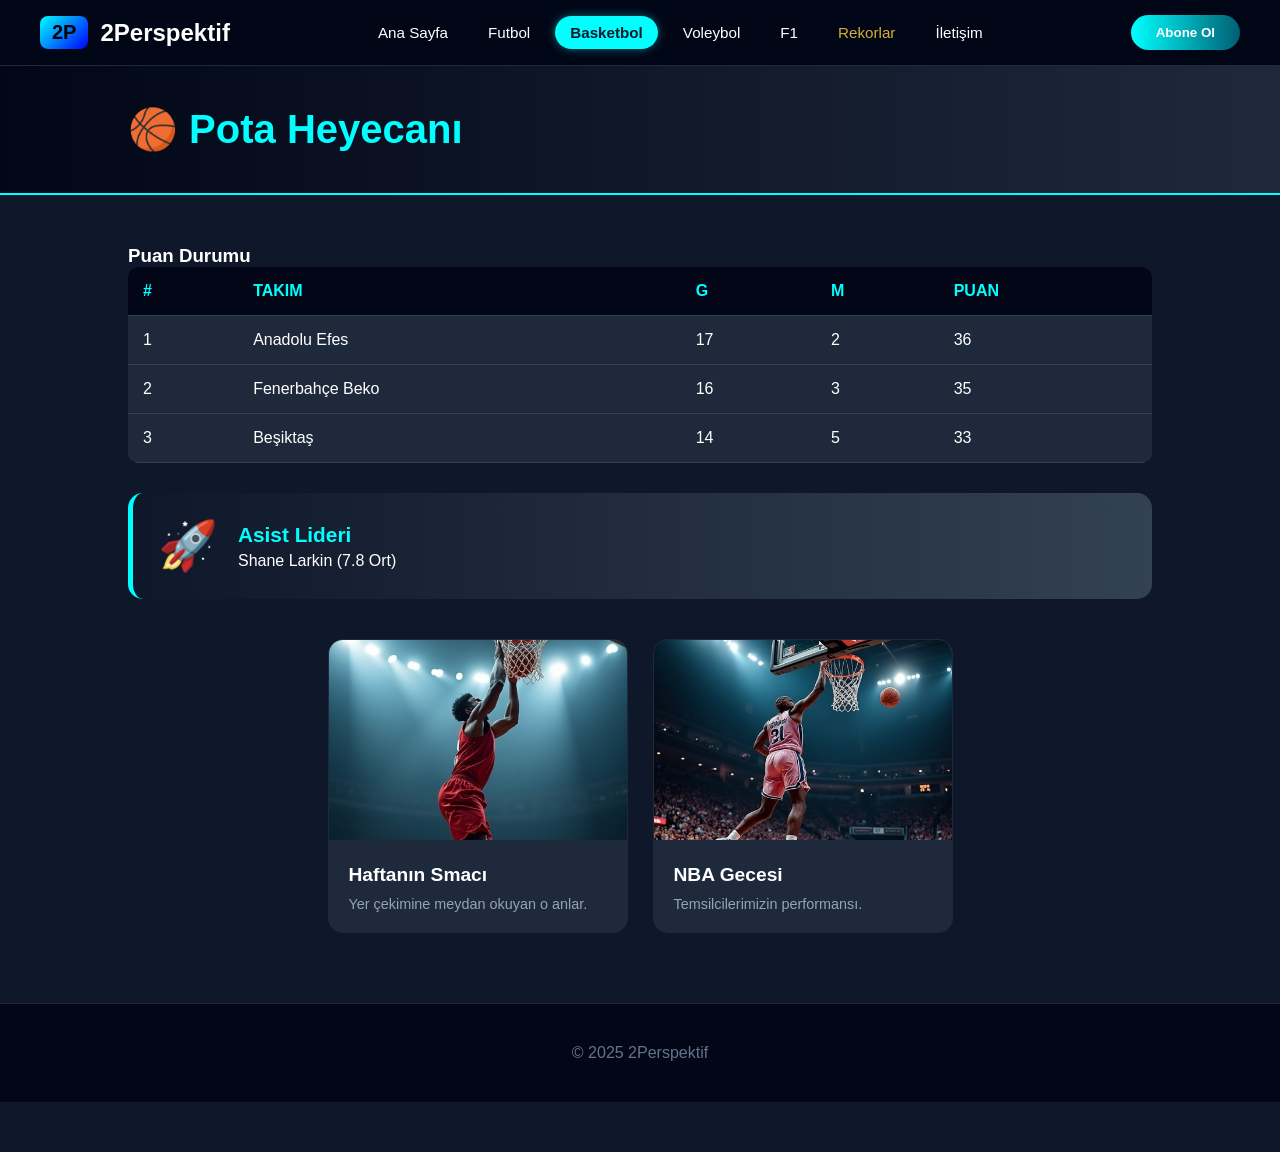
<file: basketbol.html>
<!DOCTYPE html>
<html lang="tr">
<head>
    <meta charset="UTF-8">
    <title>Basketbol | 2Perspektif</title>
    <link rel="stylesheet" href="style.css">
</head>
<body>

<nav>
    <a href="index.html" class="brand">
        <div class="logo-box">2P</div>
        <div style="color:white;">2Perspektif</div>
    </a>
    <ul class="menu">
        <li><a href="index.html">Ana Sayfa</a></li>
        <li><a href="futbol.html">Futbol</a></li>
        <li><a href="basketbol.html" class="active">Basketbol</a></li>
        <li><a href="voleybol.html">Voleybol</a></li>
        <li><a href="f1.html">F1</a></li>
        <li><a href="rekorlar.html" class="gold-text">Rekorlar</a></li>
        <li><a href="iletisim.html">İletişim</a></li>
    </ul>
    <button class="btn-abone" onclick="alert('🎉 Tebrikler! Abone oldun.')">Abone Ol</button>
</nav>

<header class="page-header"><h2>🏀 Pota Heyecanı</h2></header>

<div class="container">
    <h3>Puan Durumu</h3>
    <table>
        <tr><th>#</th><th>Takım</th><th>G</th><th>M</th><th>Puan</th></tr>
        <tr><td>1</td><td>Anadolu Efes</td><td>17</td><td>2</td><td>36</td></tr>
        <tr><td>2</td><td>Fenerbahçe Beko</td><td>16</td><td>3</td><td>35</td></tr>
        <tr><td>3</td><td>Beşiktaş</td><td>14</td><td>5</td><td>33</td></tr>
    </table>

    <div class="record-box">
        <div class="record-icon">🚀</div>
        <div><h4>Asist Lideri</h4><p>Shane Larkin (7.8 Ort)</p></div>
    </div>

    <div class="cards">
        <div class="card">
            <img src="images/search-image(7).jpeg" alt="Smaç">
            <div class="card-content"><h3>Haftanın Smacı</h3><p>Yer çekimine meydan okuyan o anlar.</p></div>
        </div>
        <div class="card">
            <img src="images/search-image.jpeg" alt="NBA">
            <div class="card-content"><h3>NBA Gecesi</h3><p>Temsilcilerimizin performansı.</p></div>
        </div>
    </div>
</div>
<footer><p>© 2025 2Perspektif</p></footer>
</body>
</html>
</file>
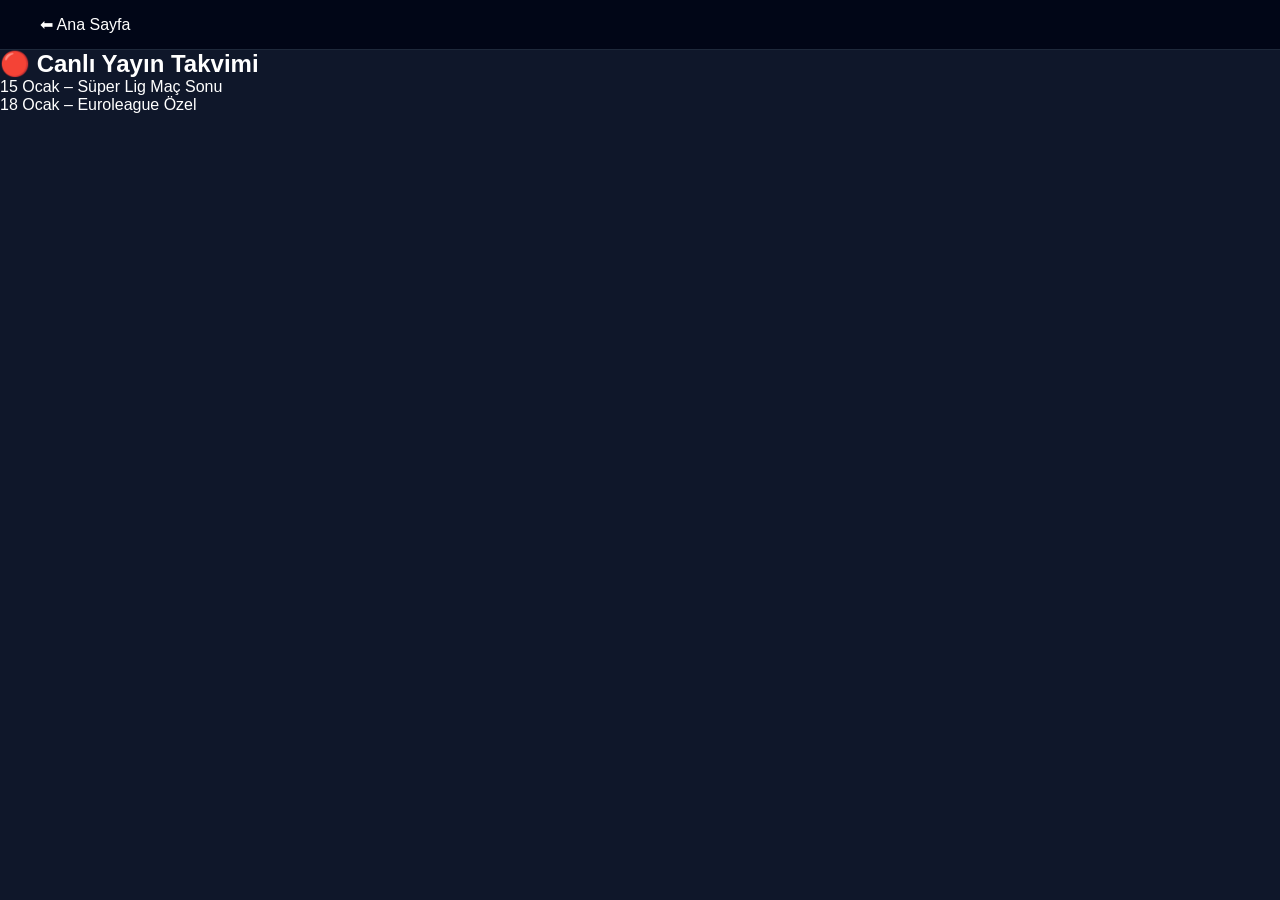
<file: canliyayinlar.html>
<!DOCTYPE html>
<html>
<head>
  <title>Canlı Yayınlar</title>
  <link rel="stylesheet" href="style.css">
</head>
<body>

<nav class="navbar">
  <a href="index.html">⬅ Ana Sayfa</a>
</nav>

<h2>🔴 Canlı Yayın Takvimi</h2>
<ul>
  <li>15 Ocak – Süper Lig Maç Sonu</li>
  <li>18 Ocak – Euroleague Özel</li>
</ul>

</body>
</html>
</file>
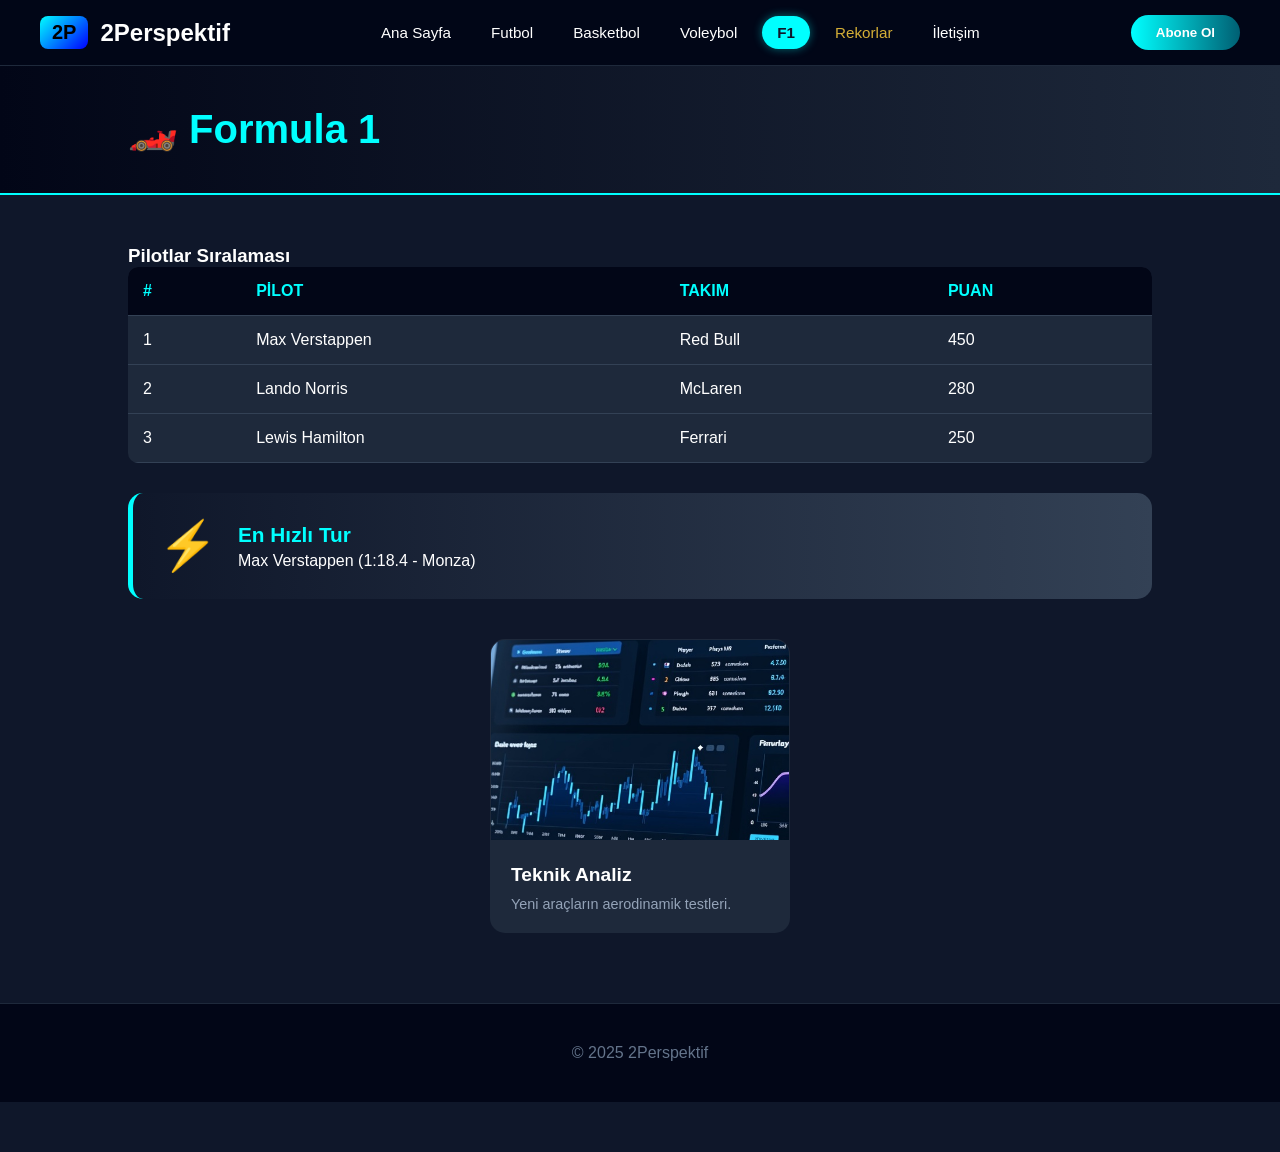
<file: f1.html>
<!DOCTYPE html>
<html lang="tr">
<head>
    <meta charset="UTF-8">
    <title>F1 | 2Perspektif</title>
    <link rel="stylesheet" href="style.css">
</head>
<body>

<nav>
    <a href="index.html" class="brand">
        <div class="logo-box">2P</div>
        <div style="color:white;">2Perspektif</div>
    </a>
    <ul class="menu">
        <li><a href="index.html">Ana Sayfa</a></li>
        <li><a href="futbol.html">Futbol</a></li>
        <li><a href="basketbol.html">Basketbol</a></li>
        <li><a href="voleybol.html">Voleybol</a></li>
        <li><a href="f1.html" class="active">F1</a></li>
        <li><a href="rekorlar.html" class="gold-text">Rekorlar</a></li>
        <li><a href="iletisim.html">İletişim</a></li>
    </ul>
    <button class="btn-abone" onclick="alert('🎉 Tebrikler! Abone oldun.')">Abone Ol</button>
</nav>

<header class="page-header"><h2>🏎️ Formula 1</h2></header>

<div class="container">
    <h3>Pilotlar Sıralaması</h3>
    <table>
        <tr><th>#</th><th>Pilot</th><th>Takım</th><th>Puan</th></tr>
        <tr><td>1</td><td>Max Verstappen</td><td>Red Bull</td><td>450</td></tr>
        <tr><td>2</td><td>Lando Norris</td><td>McLaren</td><td>280</td></tr>
        <tr><td>3</td><td>Lewis Hamilton</td><td>Ferrari</td><td>250</td></tr>
    </table>

    <div class="record-box">
        <div class="record-icon">⚡</div>
        <div><h4>En Hızlı Tur</h4><p>Max Verstappen (1:18.4 - Monza)</p></div>
    </div>

    <div class="cards">
        <div class="card">
            <img src="images/search-image(3).jpeg" alt="F1">
            <div class="card-content"><h3>Teknik Analiz</h3><p>Yeni araçların aerodinamik testleri.</p></div>
        </div>
    </div>
</div>
<footer><p>© 2025 2Perspektif</p></footer>
</body>
</html>
</file>
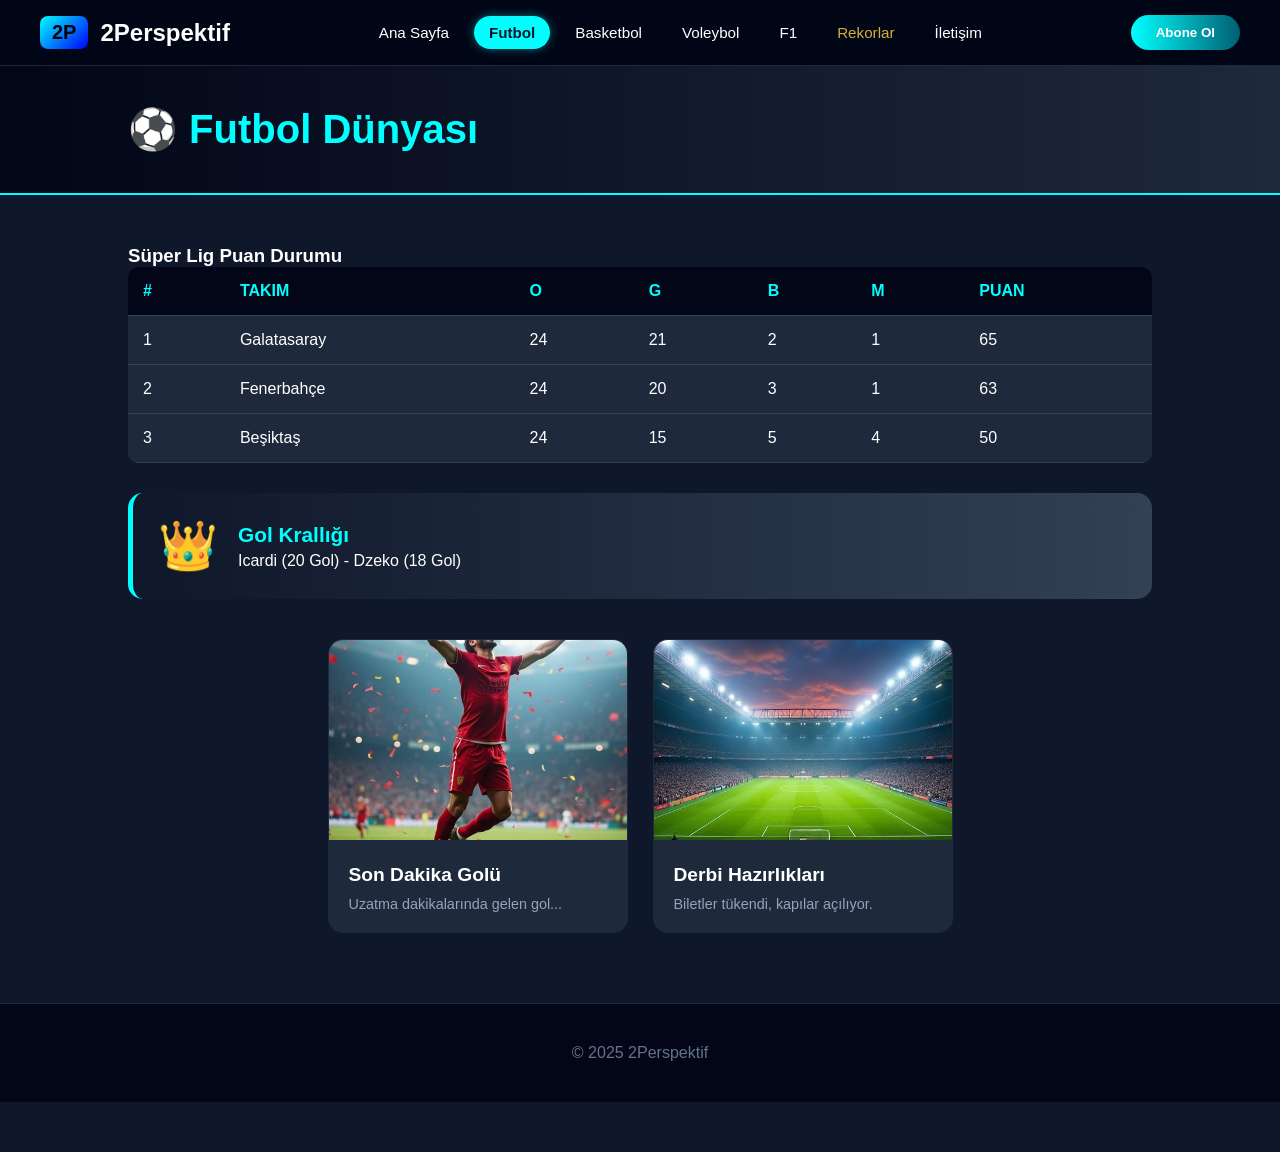
<file: futbol.html>
<!DOCTYPE html>
<html lang="tr">
<head>
    <meta charset="UTF-8">
    <title>Futbol | 2Perspektif</title>
    <link rel="stylesheet" href="style.css">
</head>
<body>

<nav>
    <a href="index.html" class="brand">
        <div class="logo-box">2P</div>
        <div style="color:white;">2Perspektif</div>
    </a>
    <ul class="menu">
        <li><a href="index.html">Ana Sayfa</a></li>
        <li><a href="futbol.html" class="active">Futbol</a></li>
        <li><a href="basketbol.html">Basketbol</a></li>
        <li><a href="voleybol.html">Voleybol</a></li>
        <li><a href="f1.html">F1</a></li>
        <li><a href="rekorlar.html" class="gold-text">Rekorlar</a></li>
        <li><a href="iletisim.html">İletişim</a></li>
    </ul>
    <button class="btn-abone" onclick="alert('🎉 Tebrikler! Abone oldun.')">Abone Ol</button>
</nav>

<header class="page-header"><h2>⚽ Futbol Dünyası</h2></header>

<div class="container">
    <h3>Süper Lig Puan Durumu</h3>
    <table>
        <tr><th>#</th><th>Takım</th><th>O</th><th>G</th><th>B</th><th>M</th><th>Puan</th></tr>
        <tr><td>1</td><td>Galatasaray</td><td>24</td><td>21</td><td>2</td><td>1</td><td>65</td></tr>
        <tr><td>2</td><td>Fenerbahçe</td><td>24</td><td>20</td><td>3</td><td>1</td><td>63</td></tr>
        <tr><td>3</td><td>Beşiktaş</td><td>24</td><td>15</td><td>5</td><td>4</td><td>50</td></tr>
    </table>

    <div class="record-box">
        <div class="record-icon">👑</div>
        <div><h4>Gol Krallığı</h4><p>Icardi (20 Gol) - Dzeko (18 Gol)</p></div>
    </div>

    <div class="cards">
        <div class="card">
            <img src="images/search-image(5).jpeg" alt="Gol">
            <div class="card-content"><h3>Son Dakika Golü</h3><p>Uzatma dakikalarında gelen gol...</p></div>
        </div>
        <div class="card">
            <img src="images/search-image(2).jpeg" alt="Stad">
            <div class="card-content"><h3>Derbi Hazırlıkları</h3><p>Biletler tükendi, kapılar açılıyor.</p></div>
        </div>
    </div>
</div>
<footer><p>© 2025 2Perspektif</p></footer>
</body>
</html>
</file>
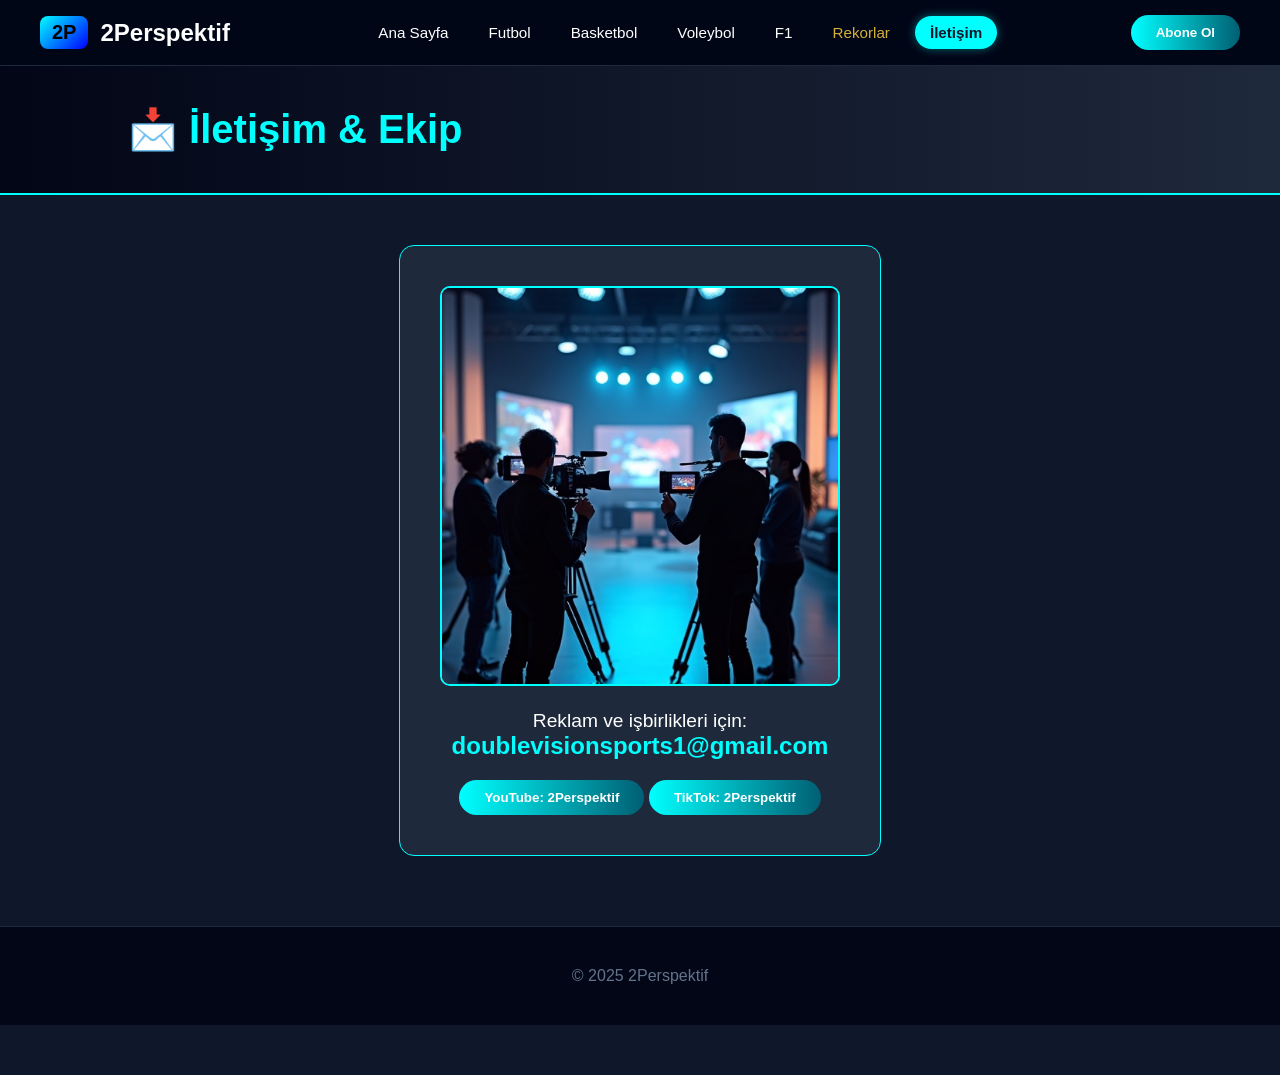
<file: iletisim.html>
<!DOCTYPE html>
<html lang="tr">
<head>
    <meta charset="UTF-8">
    <title>İletişim | 2Perspektif</title>
    <link rel="stylesheet" href="style.css">
</head>
<body>

<nav>
    <a href="index.html" class="brand">
        <div class="logo-box">2P</div>
        <div style="color:white;">2Perspektif</div>
    </a>
    <ul class="menu">
        <li><a href="index.html">Ana Sayfa</a></li>
        <li><a href="futbol.html">Futbol</a></li>
        <li><a href="basketbol.html">Basketbol</a></li>
        <li><a href="voleybol.html">Voleybol</a></li>
        <li><a href="f1.html">F1</a></li>
        <li><a href="rekorlar.html" class="gold-text">Rekorlar</a></li>
        <li><a href="iletisim.html" class="active">İletişim</a></li>
    </ul>
    <button class="btn-abone" onclick="alert('🎉 Tebrikler! Abone oldun.')">Abone Ol</button>
</nav>

<header class="page-header"><h2>📩 İletişim & Ekip</h2></header>

<div class="container" style="text-align:center;">
    <div style="background:#1e293b; padding:40px; border-radius:15px; border:1px solid cyan; display:inline-block;">
        <img src="images/search-image(4).jpeg" style="width:100%; max-width:400px; border-radius:10px; margin-bottom:20px; border:2px solid cyan;">
        
        <p style="font-size:1.2rem;">Reklam ve işbirlikleri için:</p>
        <p style="color:cyan; font-weight:bold; font-size:1.5rem; margin-bottom:20px;">doublevisionsports1@gmail.com</p>
        
        <button class="btn-abone">YouTube: 2Perspektif</button>
        <button class="btn-abone">TikTok: 2Perspektif</button>
    </div>
</div>
<footer><p>© 2025 2Perspektif</p></footer>
</body>
</html>
</file>
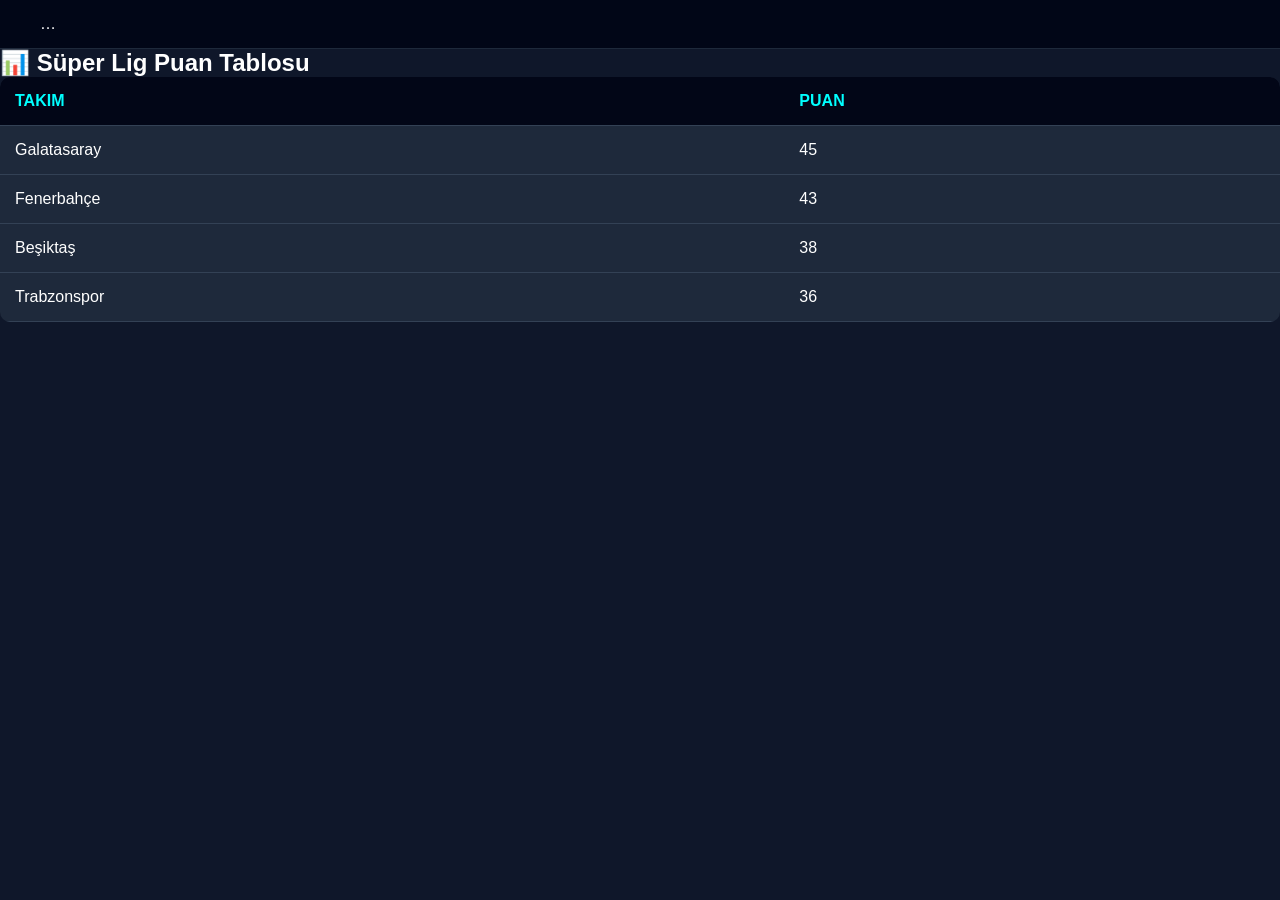
<file: puan-durumu.html>
<!DOCTYPE html>
<html>
<head>
<meta charset="UTF-8">
<title>Süper Lig Puan Durumu</title>
<link rel="stylesheet" href="style.css">
</head>
<body>

<nav>…</nav>

<section class="page">
<h2>📊 Süper Lig Puan Tablosu</h2>

<table>
<tr><th>Takım</th><th>Puan</th></tr>
<tr><td>Galatasaray</td><td>45</td></tr>
<tr><td>Fenerbahçe</td><td>43</td></tr>
<tr><td>Beşiktaş</td><td>38</td></tr>
<tr><td>Trabzonspor</td><td>36</td></tr>
</table>

</section>

</body>
</html>
</file>
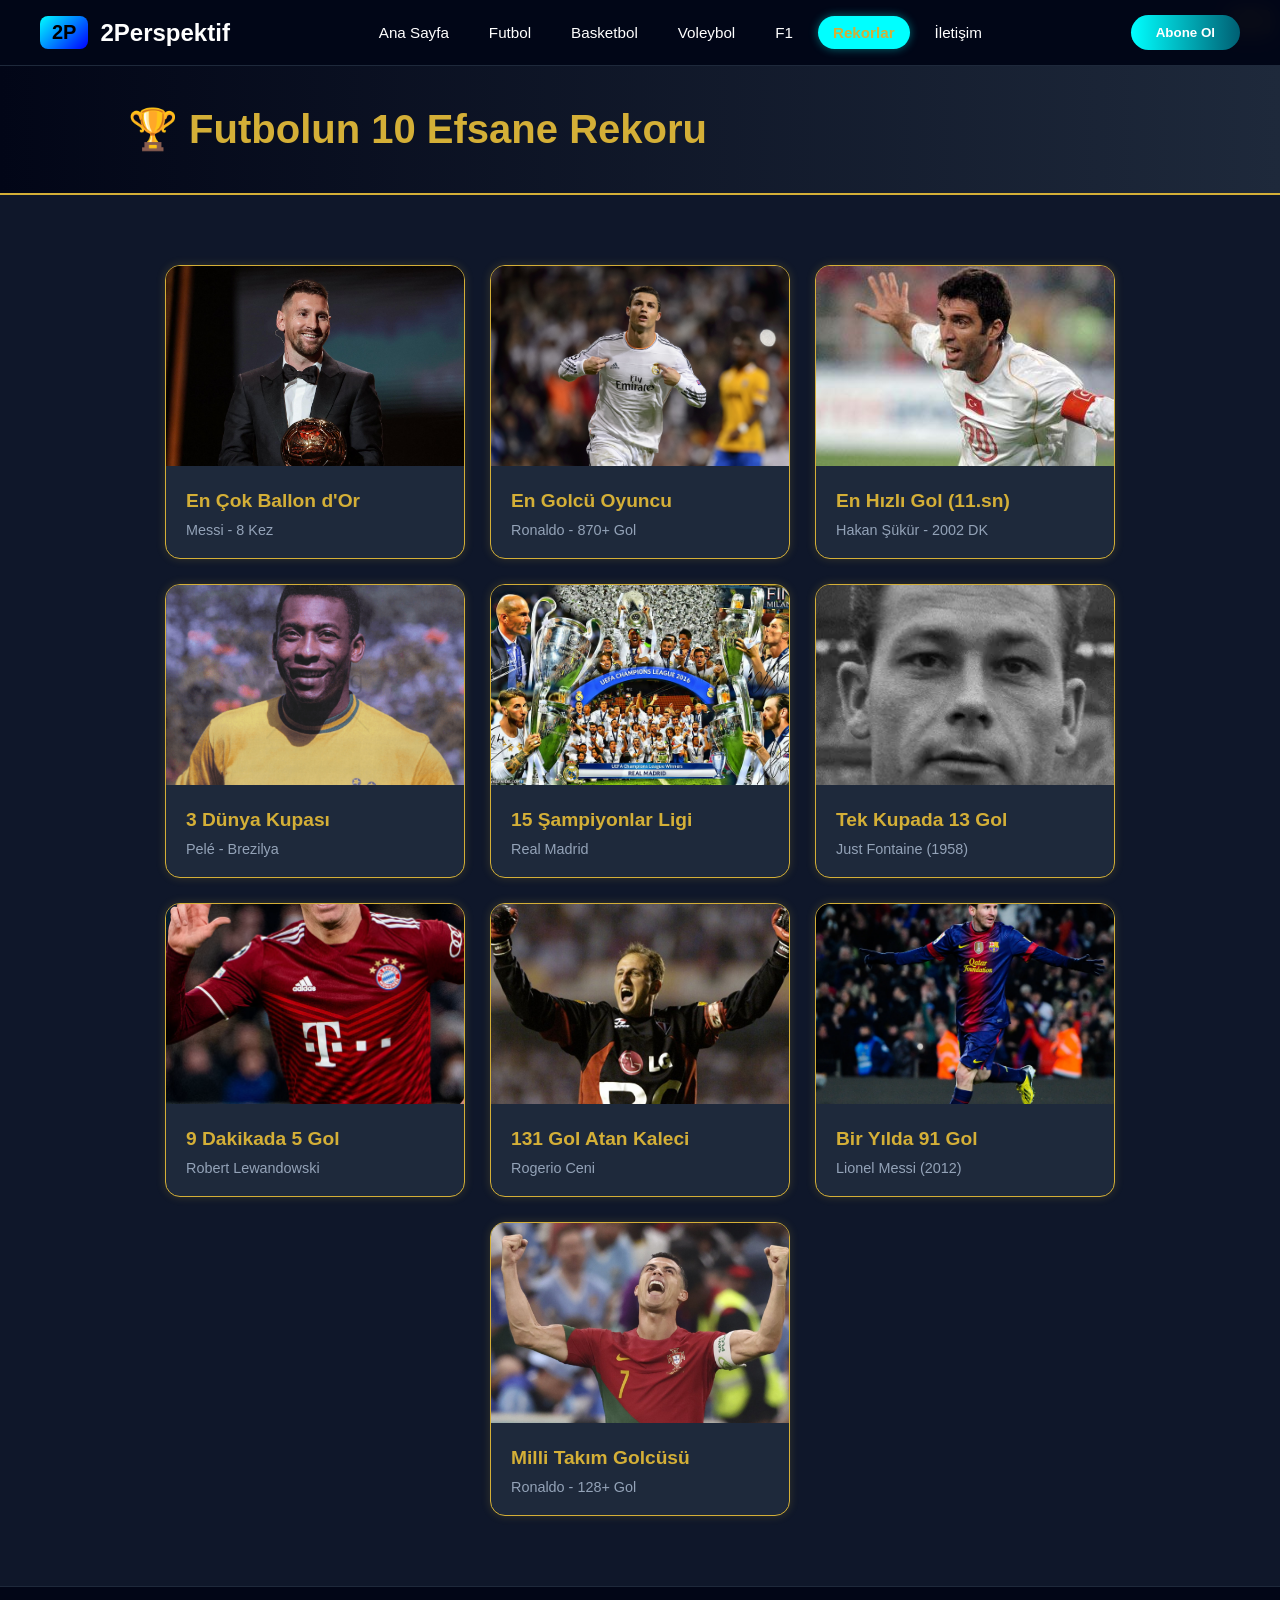
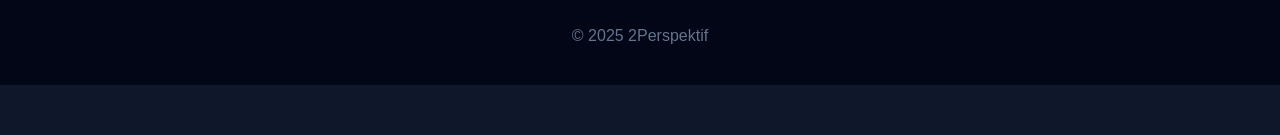
<file: rekorlar.html>
<!DOCTYPE html>
<html lang="tr">
<head>
    <meta charset="UTF-8">
    <title>Rekorlar | 2Perspektif</title>
    <link rel="stylesheet" href="style.css">
</head>
<body>

<nav>
    <a href="index.html" class="brand">
        <div class="logo-box">2P</div>
        <div style="color:white;">2Perspektif</div>
    </a>
    <ul class="menu">
        <li><a href="index.html">Ana Sayfa</a></li>
        <li><a href="futbol.html">Futbol</a></li>
        <li><a href="basketbol.html">Basketbol</a></li>
        <li><a href="voleybol.html">Voleybol</a></li>
        <li><a href="f1.html">F1</a></li>
        <li><a href="rekorlar.html" class="active gold-text">Rekorlar</a></li>
        <li><a href="iletisim.html">İletişim</a></li>
    </ul>
    <button class="btn-abone" onclick="alert('🎉 Tebrikler! Abone oldun.')">Abone Ol</button>
</nav>

<header class="page-header gold-border">
    <h2 class="gold-text">🏆 Futbolun 10 Efsane Rekoru</h2>
</header>

<div class="container">
    <div class="cards">
        
        <div class="card gold-card">
            <span class="rank-badge">#1</span>
            <img src="images/messi.jpg" alt="Messi">
            <div class="card-content"><h3 class="gold-text">En Çok Ballon d'Or</h3><p>Messi - 8 Kez</p></div>
        </div>

        <div class="card gold-card">
            <span class="rank-badge">#2</span>
            <img src="images/ronaldo.jpg" alt="Ronaldo">
            <div class="card-content"><h3 class="gold-text">En Golcü Oyuncu</h3><p>Ronaldo - 870+ Gol</p></div>
        </div>

        <div class="card gold-card">
            <span class="rank-badge">#3</span>
            <img src="images/hakan.jpg" alt="Hakan Şükür">
            <div class="card-content"><h3 class="gold-text">En Hızlı Gol (11.sn)</h3><p>Hakan Şükür - 2002 DK</p></div>
        </div>

        <div class="card gold-card">
            <span class="rank-badge">#4</span>
            <img src="images/pele.jpg" alt="Pele">
            <div class="card-content"><h3 class="gold-text">3 Dünya Kupası</h3><p>Pelé - Brezilya</p></div>
        </div>

        <div class="card gold-card">
            <span class="rank-badge">#5</span>
            <img src="images/realmadrid.jpg" alt="Real Madrid">
            <div class="card-content"><h3 class="gold-text">15 Şampiyonlar Ligi</h3><p>Real Madrid</p></div>
        </div>

        <div class="card gold-card">
            <span class="rank-badge">#6</span>
            <img src="images/fontaine.jpg" alt="Fontaine">
            <div class="card-content"><h3 class="gold-text">Tek Kupada 13 Gol</h3><p>Just Fontaine (1958)</p></div>
        </div>

        <div class="card gold-card">
            <span class="rank-badge">#7</span>
            <img src="images/lewandowski.jpg" alt="Lewandowski">
            <div class="card-content"><h3 class="gold-text">9 Dakikada 5 Gol</h3><p>Robert Lewandowski</p></div>
        </div>

        <div class="card gold-card">
            <span class="rank-badge">#8</span>
            <img src="images/ceni.jpg" alt="Ceni">
            <div class="card-content"><h3 class="gold-text">131 Gol Atan Kaleci</h3><p>Rogerio Ceni</p></div>
        </div>

        <div class="card gold-card">
            <span class="rank-badge">#9</span>
            <img src="images/messi91.jpg" alt="Messi 91">
            <div class="card-content"><h3 class="gold-text">Bir Yılda 91 Gol</h3><p>Lionel Messi (2012)</p></div>
        </div>

        <div class="card gold-card">
            <span class="rank-badge">#10</span>
            <img src="images/ronaldo-milli.jpg" alt="Ronaldo Milli">
            <div class="card-content"><h3 class="gold-text">Milli Takım Golcüsü</h3><p>Ronaldo - 128+ Gol</p></div>
        </div>

    </div>
</div>
<footer><p>© 2025 2Perspektif</p></footer>
</body>
</html>
</file>
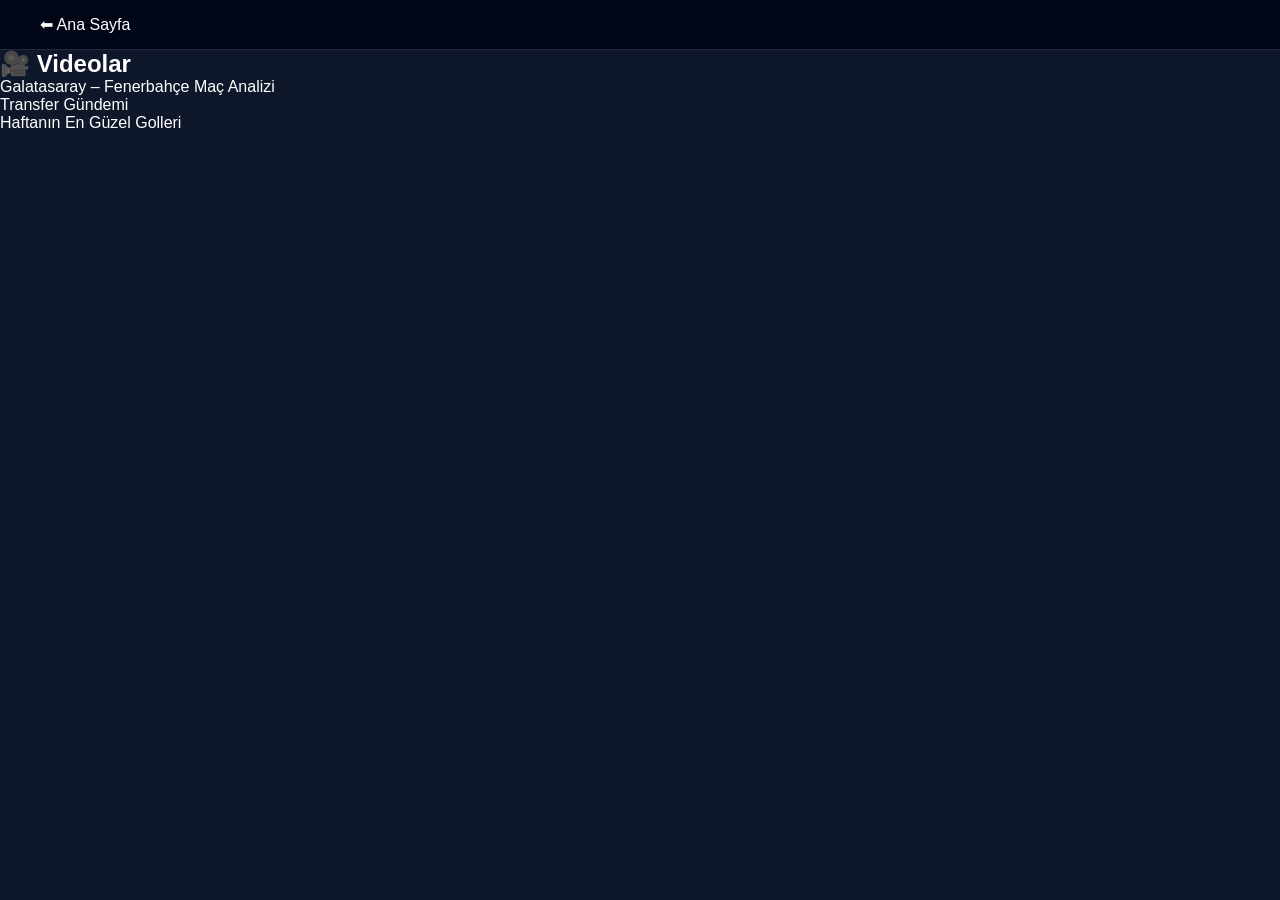
<file: videolar.html>
<!DOCTYPE html>
<html>
<head>
  <title>Videolar</title>
  <link rel="stylesheet" href="style.css">
</head>
<body>

<nav class="navbar">
  <a href="index.html">⬅ Ana Sayfa</a>
</nav>

<h2>🎥 Videolar</h2>
<ul>
  <li>Galatasaray – Fenerbahçe Maç Analizi</li>
  <li>Transfer Gündemi</li>
  <li>Haftanın En Güzel Golleri</li>
</ul>

</body>
</html>
</file>
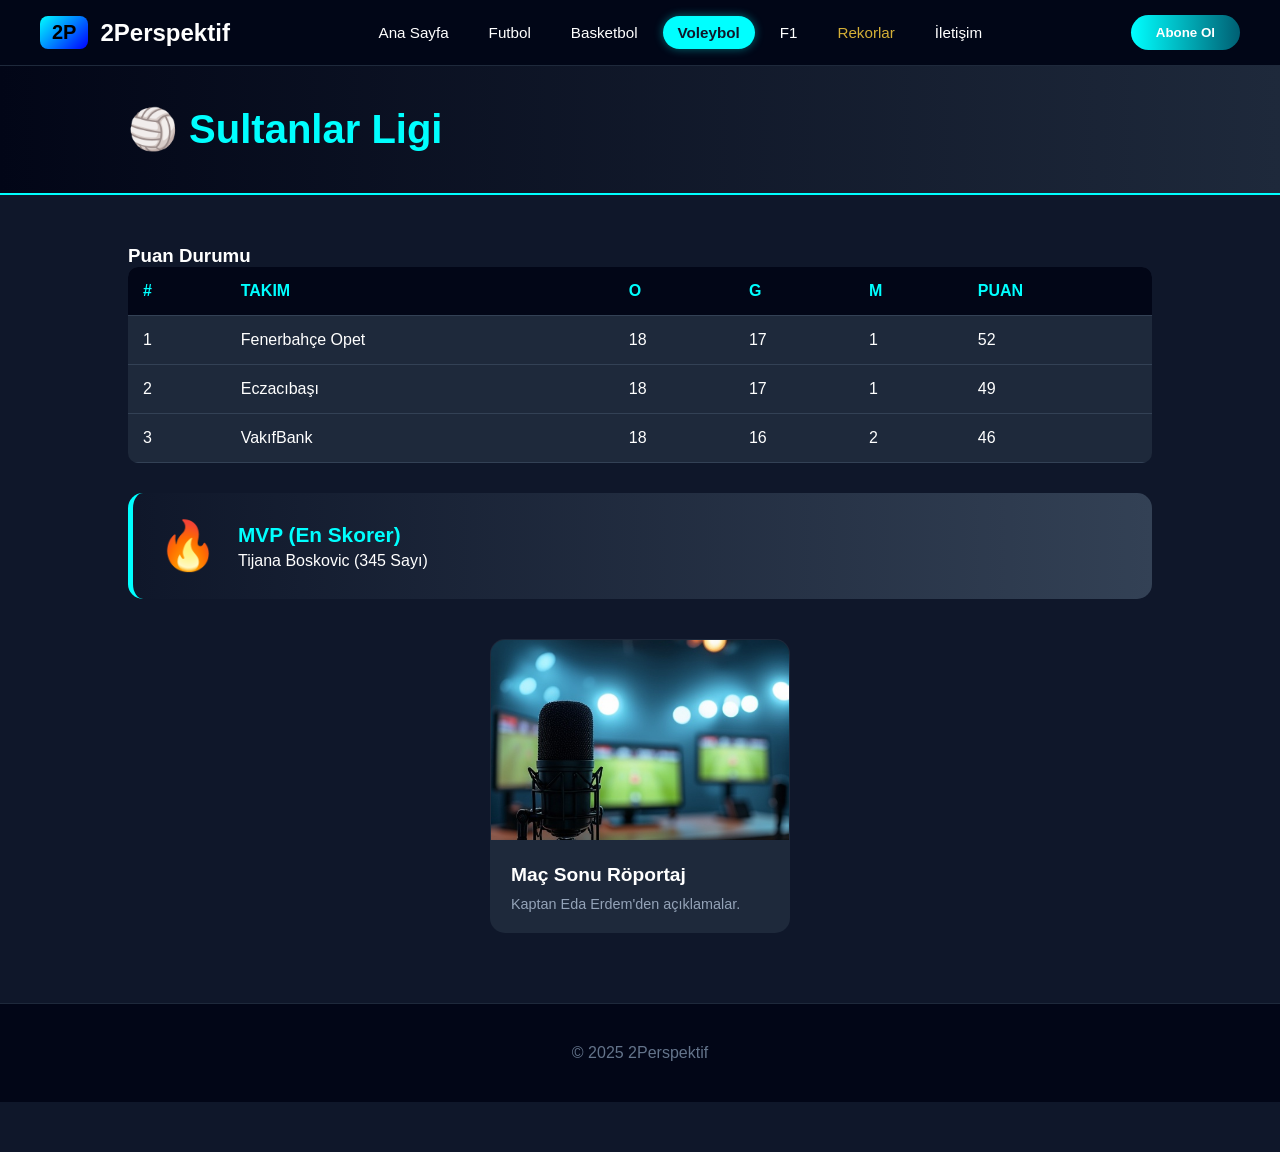
<file: voleybol.html>
<!DOCTYPE html>
<html lang="tr">
<head>
    <meta charset="UTF-8">
    <title>Voleybol | 2Perspektif</title>
    <link rel="stylesheet" href="style.css">
</head>
<body>

<nav>
    <a href="index.html" class="brand">
        <div class="logo-box">2P</div>
        <div style="color:white;">2Perspektif</div>
    </a>
    <ul class="menu">
        <li><a href="index.html">Ana Sayfa</a></li>
        <li><a href="futbol.html">Futbol</a></li>
        <li><a href="basketbol.html">Basketbol</a></li>
        <li><a href="voleybol.html" class="active">Voleybol</a></li>
        <li><a href="f1.html">F1</a></li>
        <li><a href="rekorlar.html" class="gold-text">Rekorlar</a></li>
        <li><a href="iletisim.html">İletişim</a></li>
    </ul>
    <button class="btn-abone" onclick="alert('🎉 Tebrikler! Abone oldun.')">Abone Ol</button>
</nav>

<header class="page-header"><h2>🏐 Sultanlar Ligi</h2></header>

<div class="container">
    <h3>Puan Durumu</h3>
    <table>
        <tr><th>#</th><th>Takım</th><th>O</th><th>G</th><th>M</th><th>Puan</th></tr>
        <tr><td>1</td><td>Fenerbahçe Opet</td><td>18</td><td>17</td><td>1</td><td>52</td></tr>
        <tr><td>2</td><td>Eczacıbaşı</td><td>18</td><td>17</td><td>1</td><td>49</td></tr>
        <tr><td>3</td><td>VakıfBank</td><td>18</td><td>16</td><td>2</td><td>46</td></tr>
    </table>

    <div class="record-box">
        <div class="record-icon">🔥</div>
        <div><h4>MVP (En Skorer)</h4><p>Tijana Boskovic (345 Sayı)</p></div>
    </div>

    <div class="cards">
        <div class="card">
            <img src="images/search-image(1).jpeg" alt="Röportaj">
            <div class="card-content"><h3>Maç Sonu Röportaj</h3><p>Kaptan Eda Erdem'den açıklamalar.</p></div>
        </div>
    </div>
</div>
<footer><p>© 2025 2Perspektif</p></footer>
</body>
</html>
</file>
<file: style.css>
/* --- style.css (SON VE EKSİKSİZ) --- */
* {
    margin: 0;
    padding: 0;
    box-sizing: border-box;
    font-family: 'Segoe UI', Tahoma, Geneva, Verdana, sans-serif;
}

body {
    background-color: #0f172a;
    color: white;
    padding-bottom: 50px;
}

a { text-decoration: none; color: inherit; }

/* NAVBAR */
nav {
    background: rgba(2, 6, 23, 0.95);
    padding: 15px 40px;
    display: flex;
    justify-content: space-between;
    align-items: center;
    position: sticky;
    top: 0;
    z-index: 1000;
    border-bottom: 1px solid #1e293b;
    backdrop-filter: blur(10px);
}

.brand {
    display: flex;
    align-items: center;
    gap: 12px;
    font-size: 24px;
    font-weight: bold;
    cursor: pointer;
}

.logo-box {
    background: linear-gradient(135deg, cyan, blue);
    color: black;
    padding: 5px 12px;
    border-radius: 8px;
    font-weight: 900;
    font-size: 20px;
}

.menu {
    display: flex;
    gap: 10px;
    list-style: none;
}

.menu li a {
    padding: 8px 15px;
    display: block;
    border-radius: 20px;
    transition: 0.3s;
    font-size: 0.95rem;
    font-weight: 500;
}

.menu li a:hover, .menu li a.active {
    background: cyan;
    color: #0f172a;
    font-weight: bold;
    box-shadow: 0 0 10px rgba(0, 255, 255, 0.4);
}

.btn-abone {
    background: linear-gradient(90deg, cyan, #005f73);
    border: none;
    padding: 10px 25px;
    border-radius: 25px;
    color: white;
    font-weight: bold;
    cursor: pointer;
    transition: 0.3s;
}
.btn-abone:hover { transform: scale(1.05); }

/* HERO (VİDEO) */
.hero {
    position: relative;
    height: 90vh;
    width: 100%;
    display: flex;
    flex-direction: column;
    justify-content: center;
    align-items: center;
    text-align: center;
    overflow: hidden;
    border-bottom: 4px solid cyan;
}

.hero video {
    position: absolute;
    top: 50%;
    left: 50%;
    transform: translate(-50%, -50%);
    min-width: 100%;
    min-height: 100%;
    z-index: -1;
    object-fit: cover;
    filter: brightness(0.4);
}

.hero h1 {
    font-size: 5rem;
    text-transform: uppercase;
    text-shadow: 0 0 30px rgba(0, 255, 255, 0.8);
    margin: 0;
}
.hero span { color: cyan; }

/* GENEL SAYFA YAPISI */
.page-header {
    background: linear-gradient(to right, #020617, #1e293b);
    padding: 40px 10%;
    border-bottom: 2px solid cyan;
    margin-bottom: 30px;
}
.page-header h2 { font-size: 2.5rem; color: cyan; }

.container { padding: 20px 10%; }
.cards { display: flex; gap: 25px; flex-wrap: wrap; justify-content: center; margin-top:20px; }

.card {
    background: #1e293b;
    width: 300px;
    border-radius: 15px;
    overflow: hidden;
    transition: 0.3s;
    border: 1px solid transparent;
    cursor: pointer;
}
.card:hover { transform: translateY(-10px); border-color: cyan; box-shadow: 0 10px 30px rgba(0,255,255,0.2); }
.card img { width: 100%; height: 200px; object-fit: cover; background:#333; }
.card-content { padding: 20px; }
.card h3 { margin-bottom: 10px; font-size: 1.2rem; }
.card p { font-size: 0.9rem; color: #94a3b8; }

/* TABLOLAR */
table {
    width: 100%;
    border-collapse: collapse;
    background: #1e293b;
    border-radius: 10px;
    overflow: hidden;
    margin-bottom: 30px;
}
th, td { padding: 15px; text-align: left; border-bottom: 1px solid #334155; }
th { background: #020617; color: cyan; text-transform: uppercase; }
tr:hover { background: #334155; }

/* REKOR KUTUSU (Diğer sayfalardaki küçük kutu) */
.record-box {
    display: flex; align-items: center; gap: 20px;
    background: linear-gradient(90deg, #0f172a, #334155);
    padding: 25px; border-radius: 15px; border-left: 5px solid cyan; margin-bottom: 40px;
}
.record-icon { font-size: 3rem; }
.record-box h4 { color: cyan; font-size: 1.3rem; margin-bottom: 5px; }

/* REKORLAR SAYFASI ÖZEL (ALTIN) */
.gold-border { border-color: #d4af37 !important; }
.gold-text { color: #d4af37 !important; }
.gold-card { border: 1px solid #d4af37; box-shadow: 0 0 10px rgba(212, 175, 55, 0.2); }
.rank-badge {
    background: #d4af37; color: black; padding: 5px 10px;
    border-radius: 5px; font-weight: bold; position: absolute; top: 10px; right: 10px; font-size: 12px;
}

/* FOOTER */
footer { text-align: center; padding: 40px; margin-top: 50px; background: #020617; border-top: 1px solid #1e293b; color: #64748b; }
</file>
